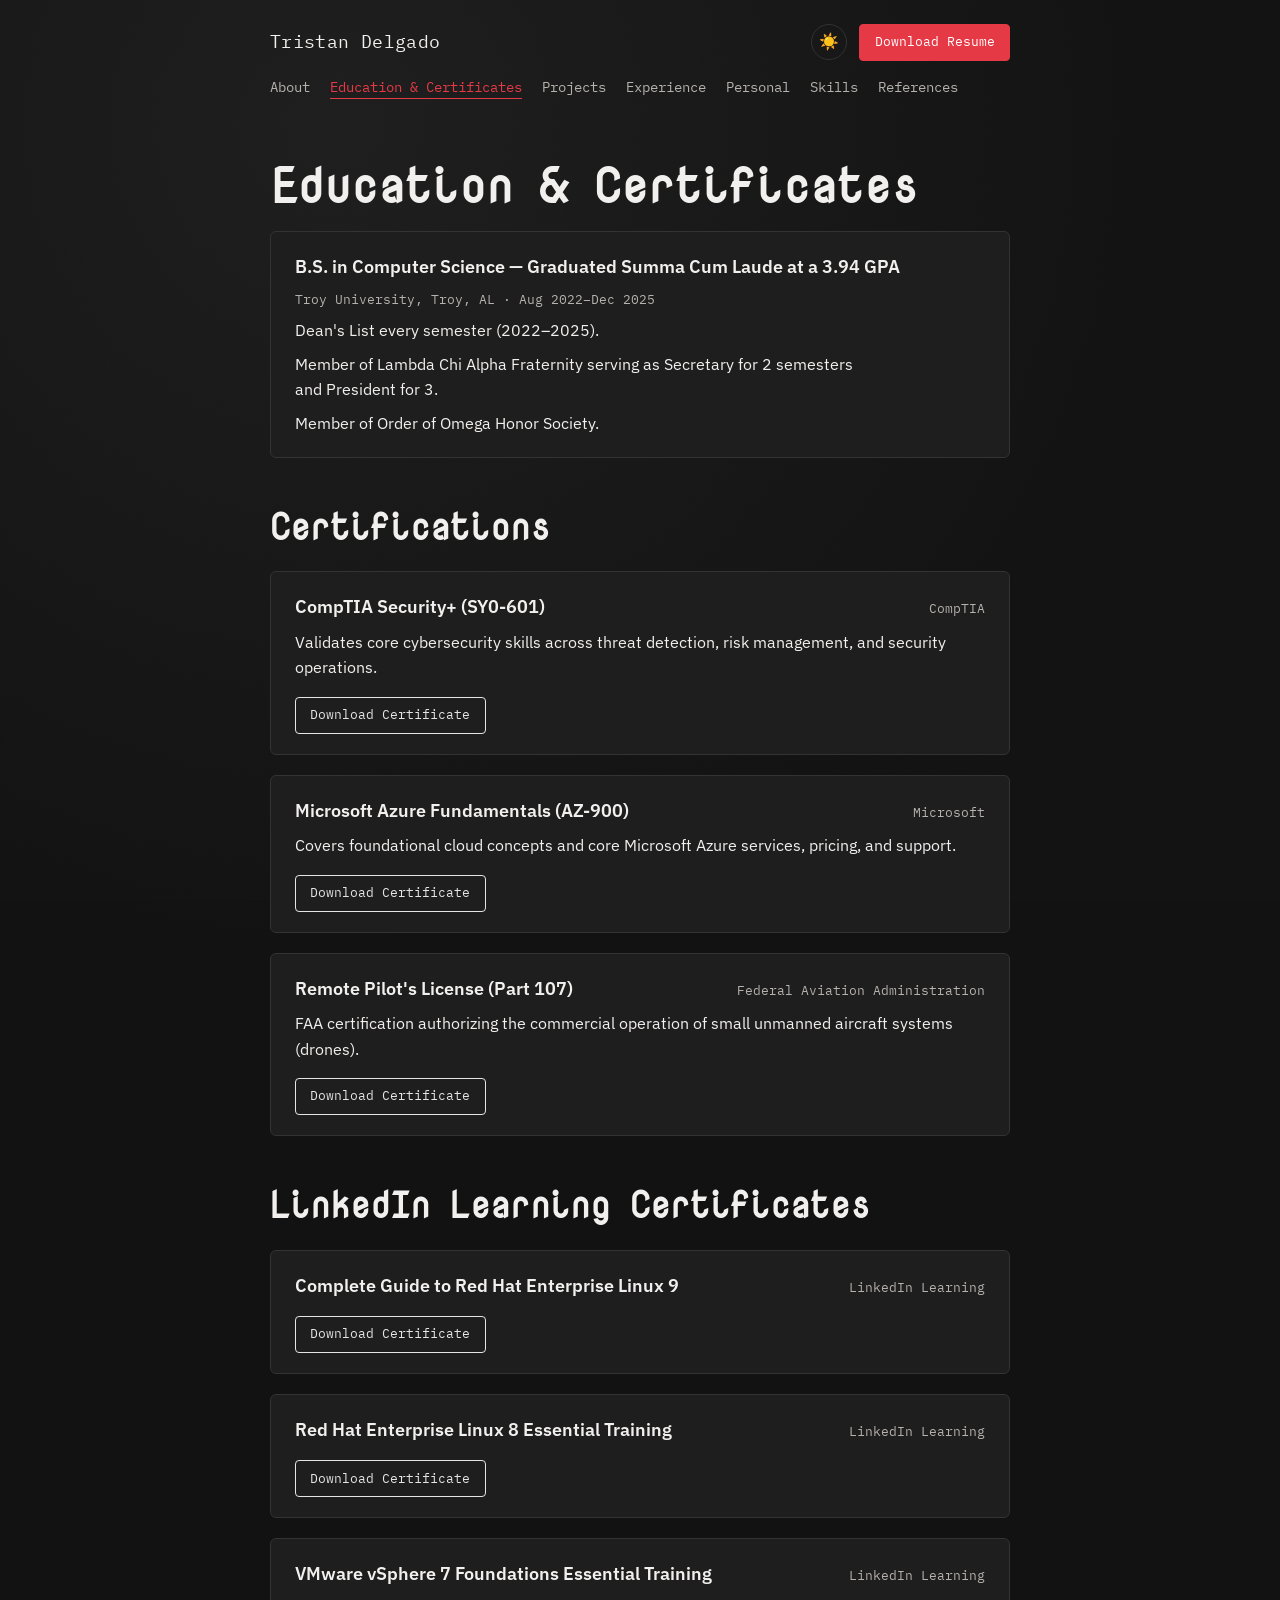
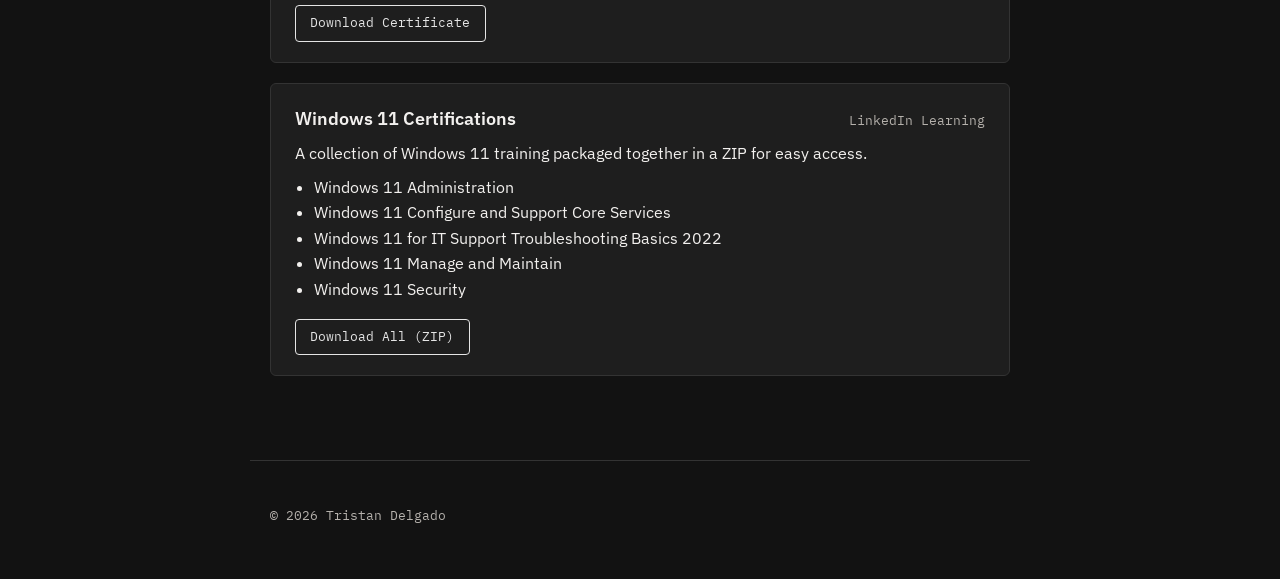
<file: html/education.html>
<!DOCTYPE html>
<html lang="en-US">
<head>
    <script>
(function () {
    try {
        if (localStorage.getItem('theme') === 'light') {
            document.documentElement.setAttribute('data-theme', 'light');
        }
    } catch (e) {}
})();
    </script>
    <title>Education & Certificates — Tristan Delgado</title>
    <link rel="icon" type="image/png" href="../images/favicon.png">

    <link rel="stylesheet" type="text/css" href="../css/main.css">
    <meta charset="UTF-8">
    <meta http-equiv="X-UA-Compatible" content="IE=edge">
    <meta name="viewport" content="width=device-width, initial-scale=1.0">
</head>
<body>
    <header class="site-header">
        <div class="header-top">
            <a class="logo" href="../index.html">Tristan Delgado</a>
            <div class="header-actions">
                <button class="theme-toggle" id="theme-toggle" type="button" aria-label="Switch to light mode" aria-pressed="true">☀️</button>
                <a class="btn" href="../files/Tristan%20Delgado%20Resume%2011.16.2026.pdf" download="Tristan Delgado Resume.pdf">Download Resume</a>
            </div>
        </div>
        <nav class="site-nav">
            <ul>
                <li><a href="../index.html">About</a></li>
                <li><a href="education.html">Education &amp; Certificates</a></li>
                <li><a href="projects.html">Projects</a></li>
                <li><a href="experience.html">Experience</a></li>
                <li><a href="personal.html">Personal</a></li>
                <li><a href="skills.html">Skills</a></li>
                <li><a href="references.html">References</a></li>
            </ul>
        </nav>
    </header>

    <main>
        <h1 class="page-title">Education &amp; Certificates</h1>

        <!-- Duplicate this .entry block for each additional degree/program -->
        <article class="entry">
            <div class="entry-header">
                <h3>B.S. in Computer Science &mdash; Graduated Summa Cum Laude at a 3.94 GPA</h3>
                <span class="entry-meta">Troy University, Troy, AL &middot; Aug 2022–Dec 2025</span>
            </div>
            <p>Dean's List every semester (2022–2025).</p>
            <p>Member of Lambda Chi Alpha Fraternity serving as Secretary for 2 semesters <br> and President for 3.</p>
            <p>Member of Order of Omega Honor Society.</p>
        </article>

        <h2 class="section-title">Certifications</h2>

        <!-- Duplicate this .entry block for each additional certification.
             Drop the matching PDF into ../files/certs/ using the filename in the href below. -->
        <article class="entry">
            <div class="entry-header">
                <h3>CompTIA Security+ (SY0-601)</h3>
                <span class="entry-meta">CompTIA</span>
            </div>
            <p>Validates core cybersecurity skills across threat detection, risk management, and security operations.</p>
            <div class="cert-actions">
                <a class="btn btn-outline" href="../files/certs/Tristan%20Delgado%20CompTIA%20Security+%20CE.pdf" download>Download Certificate</a>
            </div>
        </article>

        <article class="entry">
            <div class="entry-header">
                <h3>Microsoft Azure Fundamentals (AZ-900)</h3>
                <span class="entry-meta">Microsoft</span>
            </div>
            <p>Covers foundational cloud concepts and core Microsoft Azure services, pricing, and support.</p>
            <div class="cert-actions">
                <a class="btn btn-outline" href="../files/certs/Tristan%20Delgado%20AZ900Cert.pdf" download>Download Certificate</a>
            </div>
        </article>

        <article class="entry">
            <div class="entry-header">
                <h3>Remote Pilot's License (Part 107)</h3>
                <span class="entry-meta">Federal Aviation Administration</span>
            </div>
            <p>FAA certification authorizing the commercial operation of small unmanned aircraft systems (drones).</p>
            <div class="cert-actions">
                <a class="btn btn-outline" href="../files/certs/Tristan%20Delgado%20Remote%20Pilot%20License.pdf" download>Download Certificate</a>
            </div>
        </article>

        <h2 class="section-title">LinkedIn Learning Certificates</h2>

        <!-- Duplicate this .entry block for each additional LinkedIn Learning certificate.
             Drop the matching PDF into ../files/LinkedIn Learning/ using the filename in the href below. -->
        <article class="entry">
            <div class="entry-header">
                <h3>Complete Guide to Red Hat Enterprise Linux 9</h3>
                <span class="entry-meta">LinkedIn Learning</span>
            </div>
            <div class="cert-actions">
                <a class="btn btn-outline" href="../files/LinkedIn%20Learning/Tristan%20Delgado%20Complete%20Guide%20to%20Red%20Hat%20Enterprise%20Linux%209.pdf" download>Download Certificate</a>
            </div>
        </article>

        <article class="entry">
            <div class="entry-header">
                <h3>Red Hat Enterprise Linux 8 Essential Training</h3>
                <span class="entry-meta">LinkedIn Learning</span>
            </div>
            <div class="cert-actions">
                <a class="btn btn-outline" href="../files/LinkedIn%20Learning/Tristan%20Delgado%20Red%20Hat%20Enterprise%20Linux%208%20Essential%20Training.pdf" download>Download Certificate</a>
            </div>
        </article>

        <article class="entry">
            <div class="entry-header">
                <h3>VMware vSphere 7 Foundations Essential Training</h3>
                <span class="entry-meta">LinkedIn Learning</span>
            </div>
            <div class="cert-actions">
                <a class="btn btn-outline" href="../files/LinkedIn%20Learning/Tristan%20Delgado%20VMware%20vSphere%207%20Foundations%20Essential%20Training.pdf" download>Download Certificate</a>
            </div>
        </article>

        <article class="entry">
            <div class="entry-header">
                <h3>Windows 11 Certifications</h3>
                <span class="entry-meta">LinkedIn Learning</span>
            </div>
            <p>A collection of Windows 11 training packaged together in a ZIP for easy access.</p>
            <ul>
                <li>Windows 11 Administration</li>
                <li>Windows 11 Configure and Support Core Services</li>
                <li>Windows 11 for IT Support Troubleshooting Basics 2022</li>
                <li>Windows 11 Manage and Maintain</li>
                <li>Windows 11 Security</li>
            </ul>
            <div class="cert-actions">
                <a class="btn btn-outline" href="../files/LinkedIn%20Learning/Tristan%20Delgado%20Windows%2011%20LinkedIn%20Learning%20Certificates.zip" download>Download All (ZIP)</a>
            </div>
        </article>
    </main>

    <footer class="site-footer">
        <p>&copy; <span id="year"></span> Tristan Delgado</p>
    </footer>

    <script src="../js/main.js"></script>
</body>
</html>
</file>
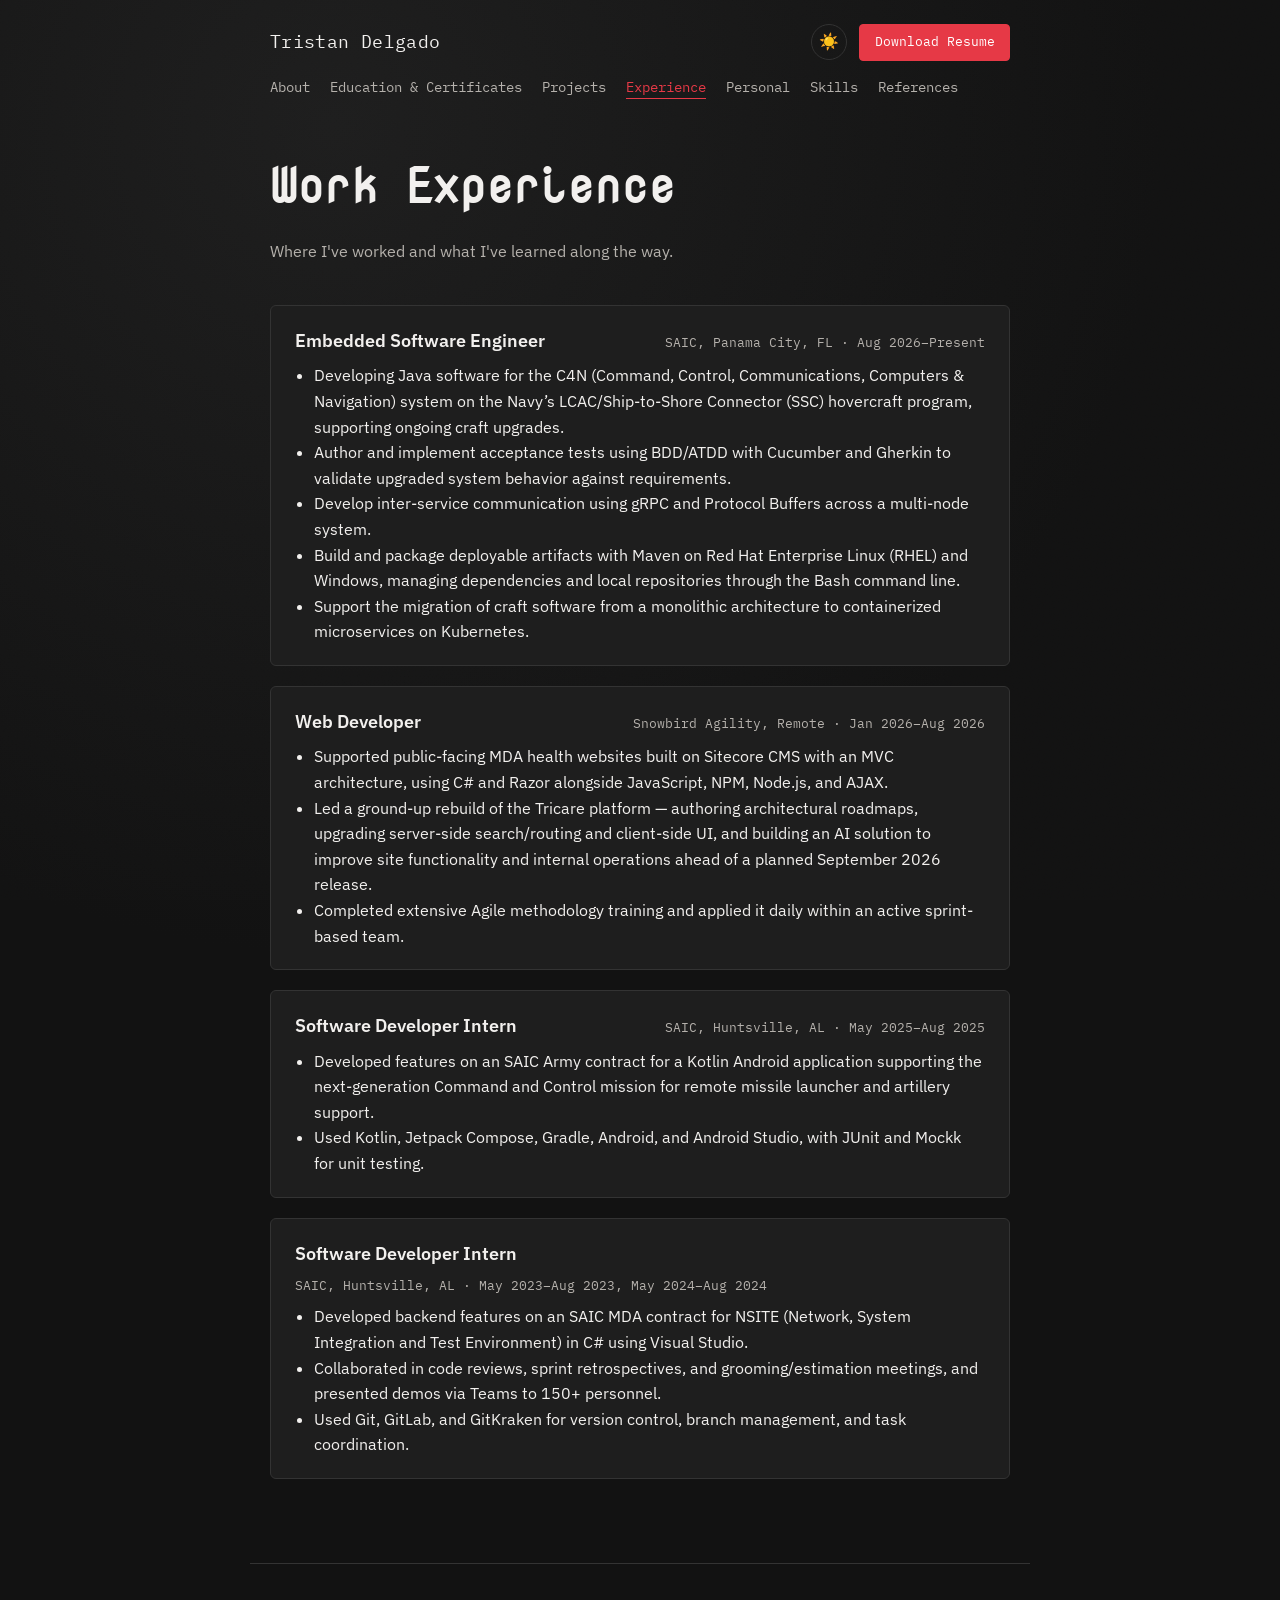
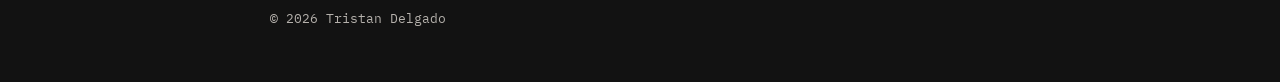
<file: html/experience.html>
<!DOCTYPE html>
<html lang="en-US">
<head>
    <script>
(function () {
    try {
        if (localStorage.getItem('theme') === 'light') {
            document.documentElement.setAttribute('data-theme', 'light');
        }
    } catch (e) {}
})();
    </script>
    <title>Experience — Tristan Delgado</title>
    <link rel="icon" type="image/png" href="../images/favicon.png">

    <link rel="stylesheet" type="text/css" href="../css/main.css">
    <meta charset="UTF-8">
    <meta http-equiv="X-UA-Compatible" content="IE=edge">
    <meta name="viewport" content="width=device-width, initial-scale=1.0">
</head>
<body>
    <header class="site-header">
        <div class="header-top">
            <a class="logo" href="../index.html">Tristan Delgado</a>
            <div class="header-actions">
                <button class="theme-toggle" id="theme-toggle" type="button" aria-label="Switch to light mode" aria-pressed="true">☀️</button>
                <a class="btn" href="../files/Tristan%20Delgado%20Resume%2011.16.2026.pdf" download="Tristan Delgado Resume.pdf">Download Resume</a>
            </div>
        </div>
        <nav class="site-nav">
            <ul>
                <li><a href="../index.html">About</a></li>
                <li><a href="education.html">Education &amp; Certificates</a></li>
                <li><a href="projects.html">Projects</a></li>
                <li><a href="experience.html">Experience</a></li>
                <li><a href="personal.html">Personal</a></li>
                <li><a href="skills.html">Skills</a></li>
                <li><a href="references.html">References</a></li>
            </ul>
        </nav>
    </header>

    <main>
        <h1 class="page-title">Work Experience</h1>
        <p class="page-intro">
            Where I've worked and what I've learned along the way.
        </p>

        <!-- Duplicate this .entry block for each additional job -->
        <article class="entry">
            <div class="entry-header">
                <h3>Embedded Software Engineer</h3>
                <span class="entry-meta">SAIC, Panama City, FL &middot; Aug 2026–Present</span>
            </div>
            <ul>
                <li>Developing Java software for the C4N (Command, Control, Communications, Computers & Navigation) system on the Navy’s LCAC/Ship-to-Shore Connector (SSC) hovercraft program, supporting ongoing craft upgrades.</li>
                <li>Author and implement acceptance tests using BDD/ATDD with Cucumber and Gherkin to validate upgraded system behavior against requirements.</li>
                <li>Develop inter-service communication using gRPC and Protocol Buffers across a multi-node system.</li>
                <li>Build and package deployable artifacts with Maven on Red Hat Enterprise Linux (RHEL) and Windows, managing dependencies and local repositories through the Bash command line.</li>
                <li>Support the migration of craft software from a monolithic architecture to containerized microservices on Kubernetes.</li>
            </ul>
        </article>

        <article class="entry">
            <div class="entry-header">
                <h3>Web Developer</h3>
                <span class="entry-meta">Snowbird Agility, Remote &middot; Jan 2026–Aug 2026</span>
            </div>
            <ul>
                <li>Supported public-facing MDA health websites built on Sitecore CMS with an MVC architecture, using C# and Razor alongside JavaScript, NPM, Node.js, and AJAX.</li>
                <li>Led a ground-up rebuild of the Tricare platform — authoring architectural roadmaps, upgrading server-side search/routing and client-side UI, and building an AI solution to improve site functionality and internal operations ahead of a planned September 2026 release.</li>
                <li>Completed extensive Agile methodology training and applied it daily within an active sprint-based team.</li>
            </ul>
        </article>

        <article class="entry">
            <div class="entry-header">
                <h3>Software Developer Intern</h3>
                <span class="entry-meta">SAIC, Huntsville, AL &middot; May 2025–Aug 2025</span>
            </div>
            <ul>
                <li>Developed features on an SAIC Army contract for a Kotlin Android application supporting the next-generation Command and Control mission for remote missile launcher and artillery support.</li>
                <li>Used Kotlin, Jetpack Compose, Gradle, Android, and Android Studio, with JUnit and Mockk for unit testing.</li>
            </ul>
        </article>

        <article class="entry">
            <div class="entry-header">
                <h3>Software Developer Intern</h3>
                <span class="entry-meta">SAIC, Huntsville, AL &middot; May 2023–Aug 2023, May 2024–Aug 2024</span>
            </div>
            <ul>
                <li>Developed backend features on an SAIC MDA contract for NSITE (Network, System Integration and Test Environment) in C# using Visual Studio.</li>
                <li>Collaborated in code reviews, sprint retrospectives, and grooming/estimation meetings, and presented demos via Teams to 150+ personnel.</li>
                <li>Used Git, GitLab, and GitKraken for version control, branch management, and task coordination.</li>
            </ul>
        </article>
    </main>

    <footer class="site-footer">
        <p>&copy; <span id="year"></span> Tristan Delgado</p>
    </footer>

    <script src="../js/main.js"></script>
</body>
</html>
</file>
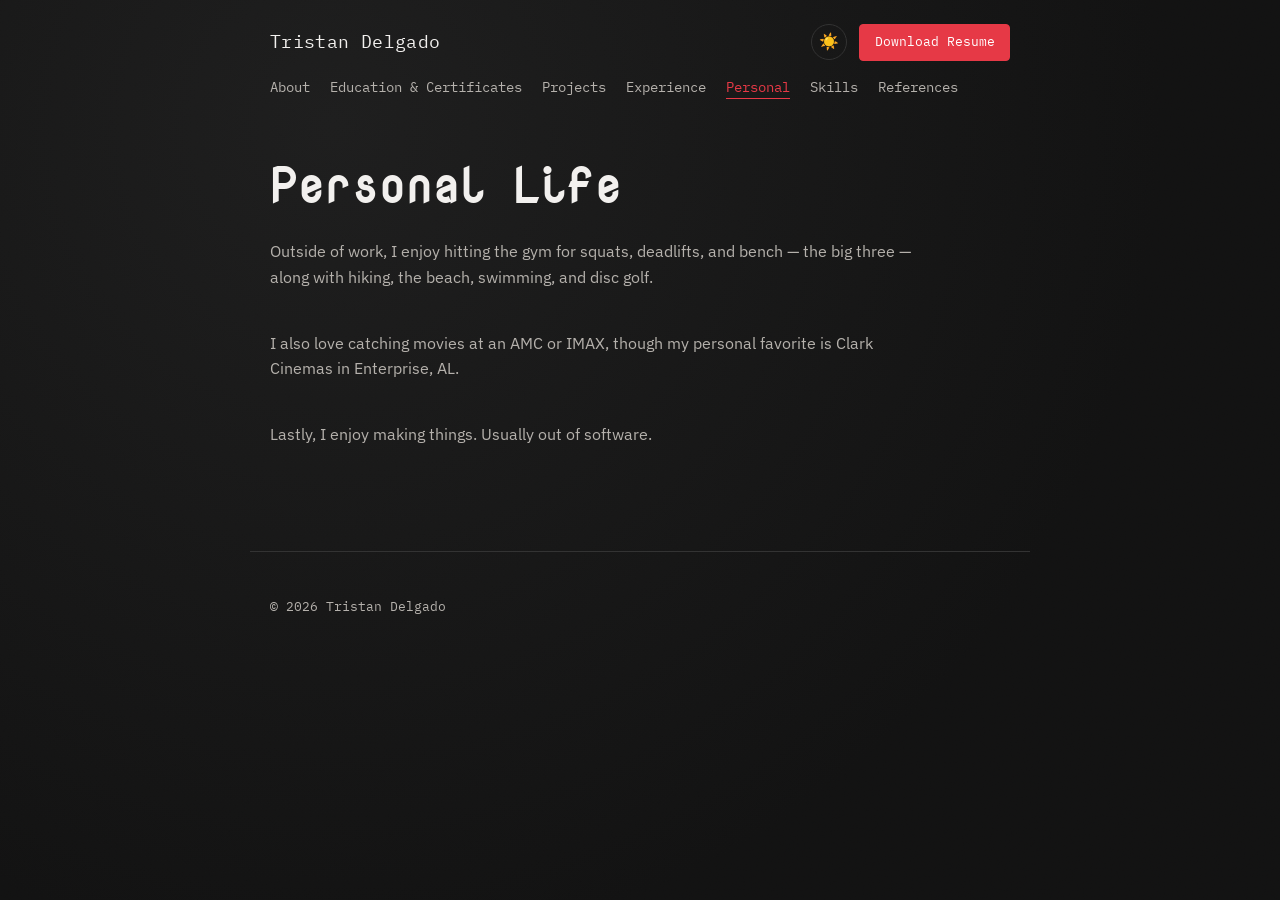
<file: html/personal.html>
<!DOCTYPE html>
<html lang="en-US">
<head>
    <script>
(function () {
    try {
        if (localStorage.getItem('theme') === 'light') {
            document.documentElement.setAttribute('data-theme', 'light');
        }
    } catch (e) {}
})();
    </script>
    <title>Personal — Tristan Delgado</title>
    <link rel="icon" type="image/png" href="../images/favicon.png">

    <link rel="stylesheet" type="text/css" href="../css/main.css">
    <meta charset="UTF-8">
    <meta http-equiv="X-UA-Compatible" content="IE=edge">
    <meta name="viewport" content="width=device-width, initial-scale=1.0">
</head>
<body>
    <header class="site-header">
        <div class="header-top">
            <a class="logo" href="../index.html">Tristan Delgado</a>
            <div class="header-actions">
                <button class="theme-toggle" id="theme-toggle" type="button" aria-label="Switch to light mode" aria-pressed="true">☀️</button>
                <a class="btn" href="../files/Tristan%20Delgado%20Resume%2011.16.2026.pdf" download="Tristan Delgado Resume.pdf">Download Resume</a>
            </div>
        </div>
        <nav class="site-nav">
            <ul>
                <li><a href="../index.html">About</a></li>
                <li><a href="education.html">Education &amp; Certificates</a></li>
                <li><a href="projects.html">Projects</a></li>
                <li><a href="experience.html">Experience</a></li>
                <li><a href="personal.html">Personal</a></li>
                <li><a href="skills.html">Skills</a></li>
                <li><a href="references.html">References</a></li>
            </ul>
        </nav>
    </header>

    <main>
        <h1 class="page-title">Personal Life</h1>
        <p class="page-intro">
            Outside of work, I enjoy hitting the gym for squats, deadlifts, and bench — the big
            three — along with hiking, the beach, swimming, and disc golf.
        </p>
        <p class="page-intro">
            I also love catching movies at an AMC or IMAX, though my personal favorite is Clark
            Cinemas in Enterprise, AL.
        </p>
        <p class="page-intro">
            Lastly, I enjoy making things. Usually out of software.
        </p>
    </main>

    <footer class="site-footer">
        <p>&copy; <span id="year"></span> Tristan Delgado</p>
    </footer>

    <script src="../js/main.js"></script>
</body>
</html>
</file>
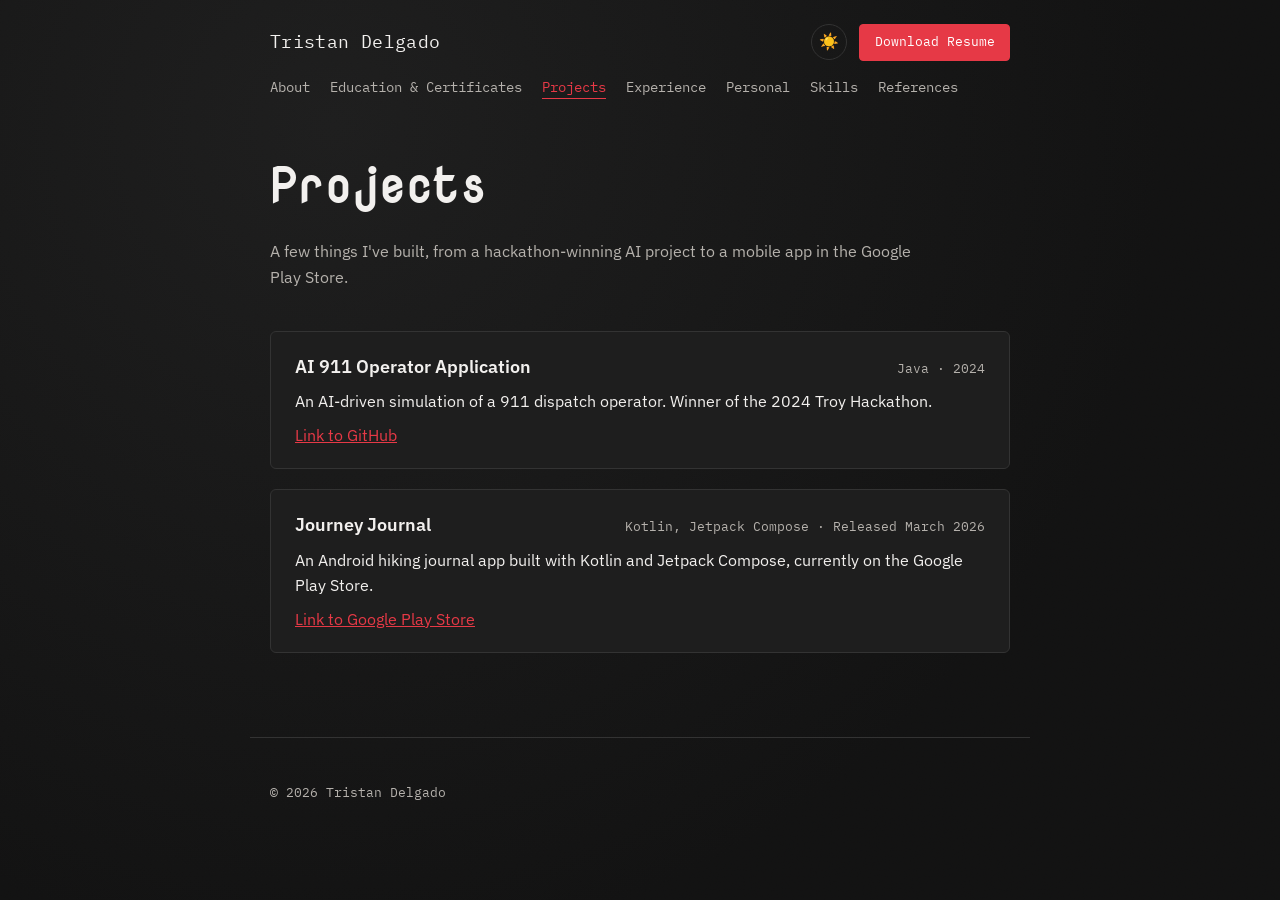
<file: html/projects.html>
<!DOCTYPE html>
<html lang="en-US">
<head>
    <script>
(function () {
    try {
        if (localStorage.getItem('theme') === 'light') {
            document.documentElement.setAttribute('data-theme', 'light');
        }
    } catch (e) {}
})();
    </script>
    <title>Projects — Tristan Delgado</title>
    <link rel="icon" type="image/png" href="../images/favicon.png">

    <link rel="stylesheet" type="text/css" href="../css/main.css">
    <meta charset="UTF-8">
    <meta http-equiv="X-UA-Compatible" content="IE=edge">
    <meta name="viewport" content="width=device-width, initial-scale=1.0">
</head>
<body>
    <header class="site-header">
        <div class="header-top">
            <a class="logo" href="../index.html">Tristan Delgado</a>
            <div class="header-actions">
                <button class="theme-toggle" id="theme-toggle" type="button" aria-label="Switch to light mode" aria-pressed="true">☀️</button>
                <a class="btn" href="../files/Tristan%20Delgado%20Resume%2011.16.2026.pdf" download="Tristan Delgado Resume.pdf">Download Resume</a>
            </div>
        </div>
        <nav class="site-nav">
            <ul>
                <li><a href="../index.html">About</a></li>
                <li><a href="education.html">Education &amp; Certificates</a></li>
                <li><a href="projects.html">Projects</a></li>
                <li><a href="experience.html">Experience</a></li>
                <li><a href="personal.html">Personal</a></li>
                <li><a href="skills.html">Skills</a></li>
                <li><a href="references.html">References</a></li>
            </ul>
        </nav>
    </header>

    <main>
        <h1 class="page-title">Projects</h1>
        <p class="page-intro">
            A few things I've built, from a hackathon-winning AI project to a mobile app in the Google Play Store.
        </p>

        <!-- Duplicate this .entry block for each additional project -->
        <article class="entry">
            <div class="entry-header">
                <h3>AI 911 Operator Application</h3>
                <span class="entry-meta">Java &middot; 2024</span>
            </div>
            <p>An AI-driven simulation of a 911 dispatch operator. Winner of the 2024 Troy Hackathon.</p>
            <p><a href="https://github.com/TristanDelgado/AI911Operator">Link to GitHub</a></p>
        </article>

        <article class="entry">
            <div class="entry-header">
                <h3>Journey Journal</h3>
                <span class="entry-meta">Kotlin, Jetpack Compose &middot; Released March 2026</span>
            </div>
            <p>An Android hiking journal app built with Kotlin and Jetpack Compose, currently on the Google Play Store.</p>
            <p><a href="https://play.google.com/store/apps/details?id=com.delly.journeyjournal">Link to Google Play Store</a></p>
        </article>
    </main>

    <footer class="site-footer">
        <p>&copy; <span id="year"></span> Tristan Delgado</p>
    </footer>

    <script src="../js/main.js"></script>
</body>
</html>
</file>
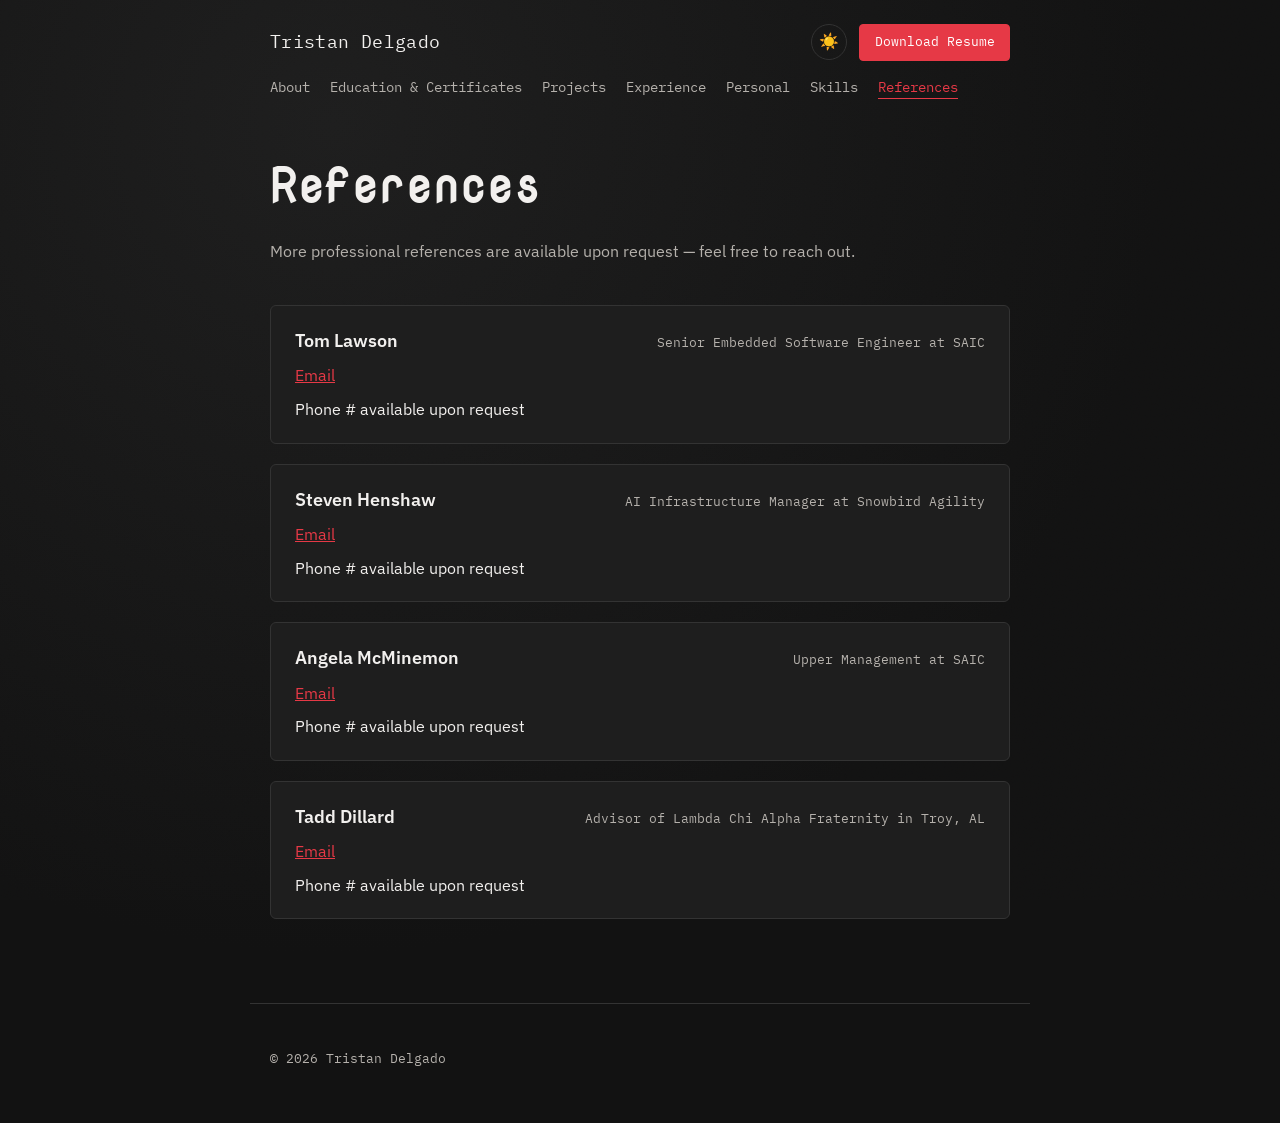
<file: html/references.html>
<!DOCTYPE html>
<html lang="en-US">
<head>
    <script>
(function () {
    try {
        if (localStorage.getItem('theme') === 'light') {
            document.documentElement.setAttribute('data-theme', 'light');
        }
    } catch (e) {}
})();
    </script>
    <title>References — Tristan Delgado</title>
    <link rel="icon" type="image/png" href="../images/favicon.png">

    <link rel="stylesheet" type="text/css" href="../css/main.css">
    <meta charset="UTF-8">
    <meta http-equiv="X-UA-Compatible" content="IE=edge">
    <meta name="viewport" content="width=device-width, initial-scale=1.0">
</head>
<body>
    <header class="site-header">
        <div class="header-top">
            <a class="logo" href="../index.html">Tristan Delgado</a>
            <div class="header-actions">
                <button class="theme-toggle" id="theme-toggle" type="button" aria-label="Switch to light mode" aria-pressed="true">☀️</button>
                <a class="btn" href="../files/Tristan%20Delgado%20Resume%2011.16.2026.pdf" download="Tristan Delgado Resume.pdf">Download Resume</a>
            </div>
        </div>
        <nav class="site-nav">
            <ul>
                <li><a href="../index.html">About</a></li>
                <li><a href="education.html">Education &amp; Certificates</a></li>
                <li><a href="projects.html">Projects</a></li>
                <li><a href="experience.html">Experience</a></li>
                <li><a href="personal.html">Personal</a></li>
                <li><a href="skills.html">Skills</a></li>
                <li><a href="references.html">References</a></li>
            </ul>
        </nav>
    </header>

    <main>
        <h1 class="page-title">References</h1>
        <p class="page-intro">
            More professional references are available upon request — feel free to reach out.
        </p>

        <!-- Duplicate this .entry block for each additional reference -->
        <article class="entry">
            <div class="entry-header">
                <h3>Tom Lawson</h3>
                <span class="entry-meta">Senior Embedded Software Engineer at SAIC</span>
            </div>
            <p><a href="mailto:Thomas.H.Lawson@saic.com">Email</a></p>
            <p>Phone # available upon request</p>
        </article>

        <article class="entry">
            <div class="entry-header">
                <h3>Steven Henshaw</h3>
                <span class="entry-meta">AI Infrastructure Manager at Snowbird Agility</span>
            </div>
            <p><a href="mailto:steven.henshaw@snowbirdagility.com">Email</a></p>
            <p>Phone # available upon request</p>
        </article>

        <article class="entry">
            <div class="entry-header">
                <h3>Angela McMinemon</h3>
                <span class="entry-meta">Upper Management at SAIC</span>
            </div>
            <p><a href="mailto:ANGELA.C.MCMINEMON@saic.com">Email</a></p>
            <p>Phone # available upon request</p>
        </article>

        <article class="entry">
            <div class="entry-header">
                <h3>Tadd Dillard</h3>
                <span class="entry-meta">Advisor of Lambda Chi Alpha Fraternity in Troy, AL</span>
            </div>
            <p><a href="mailto:Taddillard@prodigy.net">Email</a></p>
            <p>Phone # available upon request</p>
        </article>
    </main>

    <footer class="site-footer">
        <p>&copy; <span id="year"></span> Tristan Delgado</p>
    </footer>

    <script src="../js/main.js"></script>
</body>
</html>
</file>
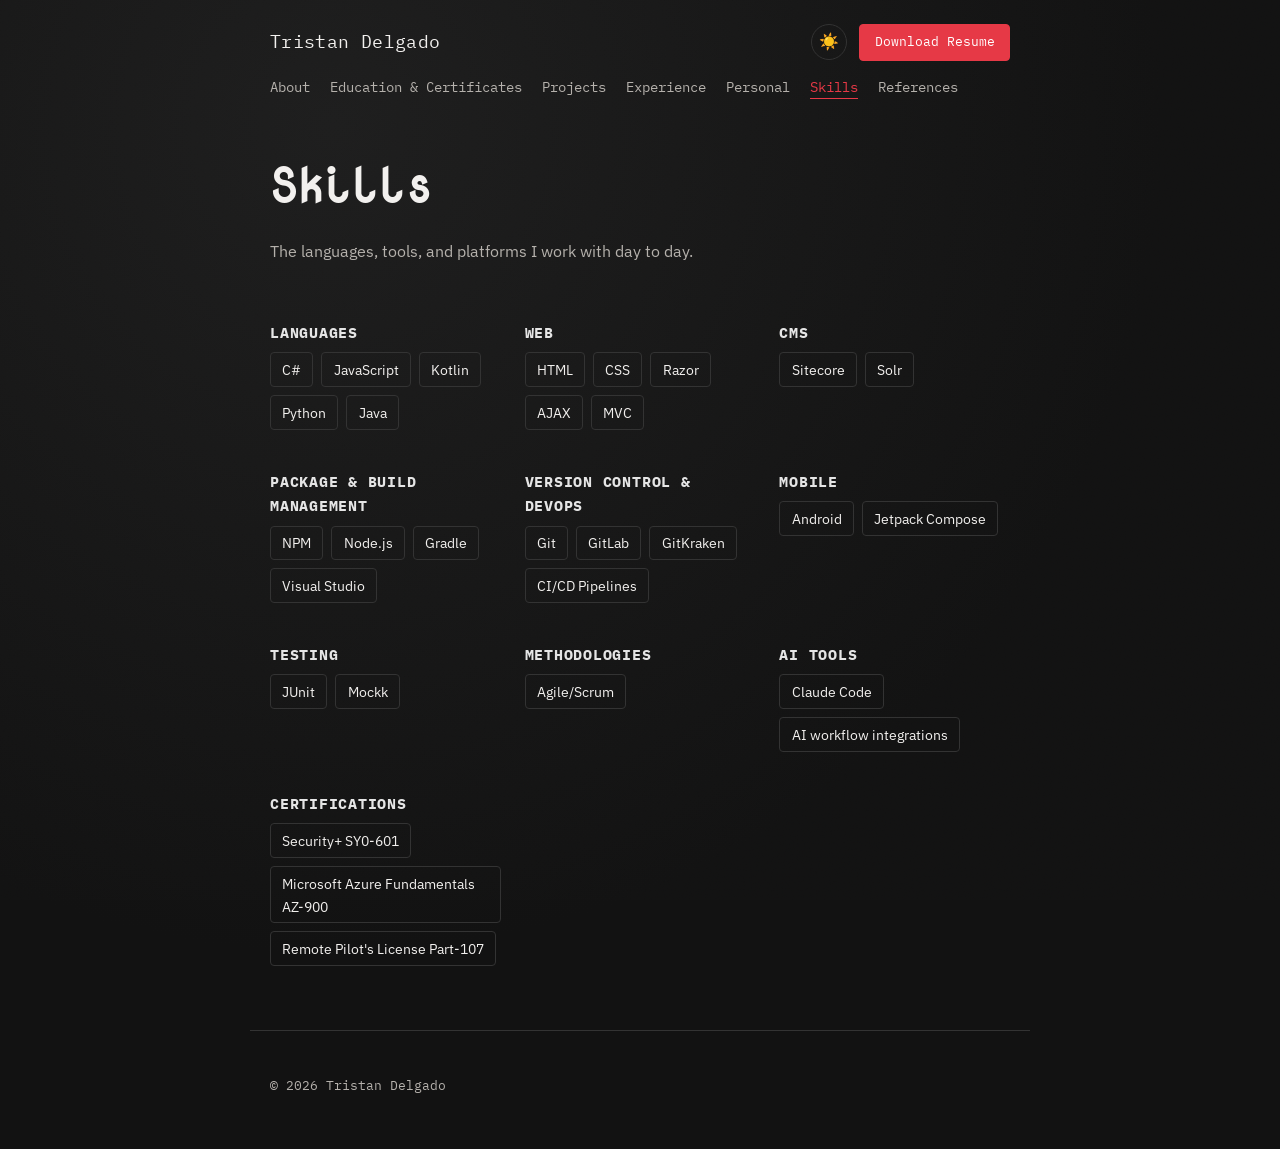
<file: html/skills.html>
<!DOCTYPE html>
<html lang="en-US">
<head>
    <script>
(function () {
    try {
        if (localStorage.getItem('theme') === 'light') {
            document.documentElement.setAttribute('data-theme', 'light');
        }
    } catch (e) {}
})();
    </script>
    <title>Skills — Tristan Delgado</title>
    <link rel="icon" type="image/png" href="../images/favicon.png">

    <link rel="stylesheet" type="text/css" href="../css/main.css">
    <meta charset="UTF-8">
    <meta http-equiv="X-UA-Compatible" content="IE=edge">
    <meta name="viewport" content="width=device-width, initial-scale=1.0">
</head>
<body>
    <header class="site-header">
        <div class="header-top">
            <a class="logo" href="../index.html">Tristan Delgado</a>
            <div class="header-actions">
                <button class="theme-toggle" id="theme-toggle" type="button" aria-label="Switch to light mode" aria-pressed="true">☀️</button>
                <a class="btn" href="../files/Tristan%20Delgado%20Resume%2011.16.2026.pdf" download="Tristan Delgado Resume.pdf">Download Resume</a>
            </div>
        </div>
        <nav class="site-nav">
            <ul>
                <li><a href="../index.html">About</a></li>
                <li><a href="education.html">Education &amp; Certificates</a></li>
                <li><a href="projects.html">Projects</a></li>
                <li><a href="experience.html">Experience</a></li>
                <li><a href="personal.html">Personal</a></li>
                <li><a href="skills.html">Skills</a></li>
                <li><a href="references.html">References</a></li>
            </ul>
        </nav>
    </header>

    <main>
        <h1 class="page-title">Skills</h1>
        <p class="page-intro">
            The languages, tools, and platforms I work with day to day.
        </p>

        <div class="skills-grid">
            <!-- Duplicate this .skill-group block for each additional category -->
            <div class="skill-group">
                <h3>Languages</h3>
                <ul class="skill-list">
                    <li>C#</li>
                    <li>JavaScript</li>
                    <li>Kotlin</li>
                    <li>Python</li>
                    <li>Java</li>
                </ul>
            </div>
            <div class="skill-group">
                <h3>Web</h3>
                <ul class="skill-list">
                    <li>HTML</li>
                    <li>CSS</li>
                    <li>Razor</li>
                    <li>AJAX</li>
                    <li>MVC</li>
                </ul>
            </div>
            <div class="skill-group">
                <h3>CMS</h3>
                <ul class="skill-list">
                    <li>Sitecore</li>
                    <li>Solr</li>
                </ul>
            </div>
            <div class="skill-group">
                <h3>Package &amp; Build Management</h3>
                <ul class="skill-list">
                    <li>NPM</li>
                    <li>Node.js</li>
                    <li>Gradle</li>
                    <li>Visual Studio</li>
                </ul>
            </div>
            <div class="skill-group">
                <h3>Version Control &amp; DevOps</h3>
                <ul class="skill-list">
                    <li>Git</li>
                    <li>GitLab</li>
                    <li>GitKraken</li>
                    <li>CI/CD Pipelines</li>
                </ul>
            </div>
            <div class="skill-group">
                <h3>Mobile</h3>
                <ul class="skill-list">
                    <li>Android</li>
                    <li>Jetpack Compose</li>
                </ul>
            </div>
            <div class="skill-group">
                <h3>Testing</h3>
                <ul class="skill-list">
                    <li>JUnit</li>
                    <li>Mockk</li>
                </ul>
            </div>
            <div class="skill-group">
                <h3>Methodologies</h3>
                <ul class="skill-list">
                    <li>Agile/Scrum</li>
                </ul>
            </div>
            <div class="skill-group">
                <h3>AI Tools</h3>
                <ul class="skill-list">
                    <li>Claude Code</li>
                    <li>AI workflow integrations</li>
                </ul>
            </div>
            <div class="skill-group">
                <h3>Certifications</h3>
                <ul class="skill-list">
                    <li>Security+ SY0-601</li>
                    <li>Microsoft Azure Fundamentals AZ-900</li>
                    <li>Remote Pilot's License Part-107</li>
                </ul>
            </div>
        </div>
    </main>

    <footer class="site-footer">
        <p>&copy; <span id="year"></span> Tristan Delgado</p>
    </footer>

    <script src="../js/main.js"></script>
</body>
</html>
</file>
<file: css/main.css>
@import url('https://fonts.googleapis.com/css2?family=IBM+Plex+Mono:wght@400;500;600&family=IBM+Plex+Sans:wght@400;500;600&family=Nova+Mono&display=swap');

:root {
    --bg: #121212;
    --surface: #1E1E1E;
    --text: #F2F0EE;
    --text-muted: #B5B1AC;
    --accent: #E63946;
    --accent-2: #E5E5E5;
    --on-accent: #FFFFFF;
    --on-accent-2: #121212;
    --border: #333333;

    --font-display: "Nova Mono", monospace;
    --font-mono: "IBM Plex Mono", monospace;
    --font-sans: "IBM Plex Sans", sans-serif;

    --container-width: 780px;
}

:root[data-theme="light"] {
    --bg: #FFFFFF;
    --surface: #F6F6F6;
    --text: #1A1A1A;
    --text-muted: #55524F;
    --accent: #C1121F;
    --accent-2: #111111;
    --on-accent: #FFFFFF;
    --on-accent-2: #FFFFFF;
    --border: #E0E0E0;
}

*,
*::before,
*::after {
    box-sizing: border-box;
}

html,
body {
    margin: 0;
    padding: 0;
}

body {
    background-color: var(--bg);
    color: var(--text);
    font-family: var(--font-sans);
    line-height: 1.6;
    min-height: 100vh;
    position: relative;
    overflow-x: hidden;
}

body,
.entry,
.skill-list li,
.hero-photo,
.site-footer,
.btn,
.btn-outline,
.theme-toggle {
    transition: background-color 0.2s ease, color 0.2s ease, border-color 0.2s ease;
}

/* Ambient background: slow gradient drift + faint grain, kept subtle on purpose */
body::before {
    content: "";
    position: fixed;
    inset: -10%;
    z-index: -2;
    background: radial-gradient(circle at 30% 20%, var(--surface), var(--bg) 60%);
    animation: drift 40s ease-in-out infinite alternate;
}

body::after {
    content: "";
    position: fixed;
    inset: 0;
    z-index: -1;
    opacity: 0.045;
    mix-blend-mode: overlay;
    pointer-events: none;
    background-image: url("data:image/svg+xml;utf8,<svg xmlns='http://www.w3.org/2000/svg'><filter id='n'><feTurbulence type='fractalNoise' baseFrequency='0.85' numOctaves='2' stitchTiles='stitch'/></filter><rect width='100%25' height='100%25' filter='url(%23n)'/></svg>");
}

@keyframes drift {
    from {
        transform: translate(0, 0) scale(1);
    }
    to {
        transform: translate(-4%, 3%) scale(1.05);
    }
}

@media (prefers-reduced-motion: reduce) {
    body::before {
        animation: none;
    }
}

a {
    color: var(--accent);
}

/* Header / nav */
.site-header {
    max-width: var(--container-width);
    margin: 0 auto;
    padding: 1.5rem 1.25rem 1rem;
}

.header-top {
    display: flex;
    align-items: center;
    justify-content: space-between;
    flex-wrap: wrap;
    gap: 0.75rem 1rem;
}

.header-actions {
    display: flex;
    align-items: center;
    gap: 0.75rem;
}

.logo {
    font-family: var(--font-mono);
    font-size: 1.1rem;
    color: var(--text);
    text-decoration: none;
    letter-spacing: 0.02em;
}

.site-nav {
    margin-top: 1rem;
}

.btn {
    display: inline-block;
    font-family: var(--font-mono);
    font-size: 0.8rem;
    color: var(--on-accent);
    background-color: var(--accent);
    border: 1px solid var(--accent);
    border-radius: 4px;
    padding: 0.45rem 0.9rem;
    text-decoration: none;
    white-space: nowrap;
    transition: background-color 0.15s ease, color 0.15s ease;
}

.btn:hover,
.btn:focus-visible {
    background-color: transparent;
    color: var(--accent);
}

.btn-outline {
    color: var(--accent-2);
    background-color: transparent;
    border-color: var(--accent-2);
}

.btn-outline:hover,
.btn-outline:focus-visible {
    background-color: var(--accent-2);
    color: var(--on-accent-2);
}

.theme-toggle {
    display: inline-flex;
    align-items: center;
    justify-content: center;
    width: 2.25rem;
    height: 2.25rem;
    font-size: 1rem;
    line-height: 1;
    color: var(--text);
    background-color: transparent;
    border: 1px solid var(--border);
    border-radius: 50%;
    cursor: pointer;
    padding: 0;
}

.theme-toggle:hover,
.theme-toggle:focus-visible {
    border-color: var(--accent);
    color: var(--accent);
}

.site-nav ul {
    list-style: none;
    display: flex;
    flex-wrap: wrap;
    gap: 1.25rem;
    margin: 0;
    padding: 0;
    font-family: var(--font-mono);
    font-size: 0.85rem;
}

.site-nav a {
    color: var(--text-muted);
    text-decoration: none;
    padding-bottom: 2px;
    border-bottom: 1px solid transparent;
    transition: color 0.15s ease, border-color 0.15s ease;
}

.site-nav a:hover,
.site-nav a:focus-visible {
    color: var(--text);
    border-color: var(--accent-2);
}

.site-nav a.active {
    color: var(--accent);
    border-color: var(--accent);
}

/* Main content */
main {
    max-width: var(--container-width);
    margin: 0 auto;
    padding: 1rem 1.25rem 4rem;
}

/* Hero (index page) */
.hero-top {
    display: flex;
    align-items: center;
    gap: 1.5rem;
    flex-wrap: wrap;
}

.hero-photo {
    width: 128px;
    height: 128px;
    flex-shrink: 0;
    border-radius: 50%;
    border: 1px dashed var(--border);
    background-color: var(--surface);
    display: flex;
    align-items: center;
    justify-content: center;
    overflow: hidden;
    color: var(--text-muted);
    font-family: var(--font-mono);
    font-size: 0.75rem;
    text-align: center;
}

.hero-photo img {
    width: 100%;
    height: 100%;
    object-fit: cover;
}

.hero .tagline {
    font-family: var(--font-mono);
    color: var(--accent-2);
    font-size: 0.9rem;
    letter-spacing: 0.03em;
    margin: 0 0 1.5rem;
}

.hero h5 {
    font-family: var(--font-mono);
    color: var(--text-muted);
    font-size: 1.1rem;
    letter-spacing: 0.08em;
    text-transform: uppercase;
    margin: 0 0 0.25rem;
}

.hero h1 {
    font-family: var(--font-display);
    color: var(--text);
    font-size: clamp(2.75rem, 8vw, 5.5rem);
    margin: 0 0 1.5rem;
    line-height: 1;
}

.hero p {
    max-width: 60ch;
    color: var(--text-muted);
    font-size: 1.05rem;
}

.contact-list {
    list-style: none;
    margin: 2rem 0 0;
    padding: 0;
    display: flex;
    flex-direction: column;
    gap: 0.5rem;
    font-family: var(--font-mono);
    font-size: 0.95rem;
}

.contact-list li {
    overflow-wrap: break-word;
    word-break: break-word;
}

.contact-list a {
    text-decoration: none;
    border-bottom: 1px solid transparent;
}

.contact-list a:hover,
.contact-list a:focus-visible {
    border-color: var(--accent);
}

/* Sub-page titles */
.page-title {
    font-family: var(--font-display);
    font-size: clamp(2rem, 5vw, 3rem);
    margin: 1rem 0 0.5rem;
}

.page-intro {
    color: var(--text-muted);
    max-width: 65ch;
    margin-bottom: 2.5rem;
}

/* Entry cards (education, projects, experience, references) */
.entry {
    border: 1px solid var(--border);
    border-radius: 6px;
    padding: 1.25rem 1.5rem;
    margin-bottom: 1.25rem;
    background-color: var(--surface);
}

.entry-header {
    display: flex;
    flex-wrap: wrap;
    align-items: baseline;
    justify-content: space-between;
    gap: 0.5rem;
    margin-bottom: 0.5rem;
}

.entry-header h3 {
    margin: 0;
    font-family: var(--font-sans);
    font-weight: 600;
    font-size: 1.15rem;
    min-width: 0;
    overflow-wrap: break-word;
    word-break: break-word;
}

.entry-meta {
    font-family: var(--font-mono);
    font-size: 0.8rem;
    color: var(--text-muted);
    overflow-wrap: break-word;
    word-break: break-word;
    min-width: 0;
}

.entry p,
.entry ul {
    margin: 0.5rem 0 0;
    color: var(--text);
    overflow-wrap: break-word;
    word-break: break-word;
}

.entry ul {
    padding-left: 1.2rem;
}

/* Section titles (e.g. Certifications under Education) */
.section-title {
    font-family: var(--font-display);
    font-size: clamp(1.5rem, 4vw, 2.25rem);
    margin: 2.5rem 0 1rem;
}

.cert-actions {
    margin-top: 1rem;
}

/* Skills page */
.skills-grid {
    display: grid;
    grid-template-columns: repeat(auto-fit, minmax(200px, 1fr));
    gap: 1.5rem;
}

.skill-group h3 {
    font-family: var(--font-mono);
    font-size: 0.95rem;
    color: var(--accent-2);
    text-transform: uppercase;
    letter-spacing: 0.05em;
    margin-bottom: 0.5rem;
}

.skill-list {
    list-style: none;
    margin: 0;
    padding: 0;
    display: flex;
    flex-wrap: wrap;
    gap: 0.5rem;
}

.skill-list li {
    border: 1px solid var(--border);
    border-radius: 4px;
    padding: 0.3rem 0.7rem;
    font-size: 0.9rem;
}

/* Small screens */
@media (max-width: 480px) {
    .site-nav ul {
        gap: 0.65rem 1rem;
        font-size: 0.8rem;
    }

    .hero-photo {
        width: 96px;
        height: 96px;
    }

    .entry {
        padding: 1rem 1.1rem;
    }

    .entry-header {
        flex-direction: column;
        align-items: flex-start;
        gap: 0.25rem;
    }

    .btn {
        white-space: normal;
    }
}

/* Footer */
.site-footer {
    max-width: var(--container-width);
    margin: 0 auto;
    padding: 2rem 1.25rem 2.5rem;
    color: var(--text-muted);
    font-family: var(--font-mono);
    font-size: 0.8rem;
    border-top: 1px solid var(--border);
}
</file>
